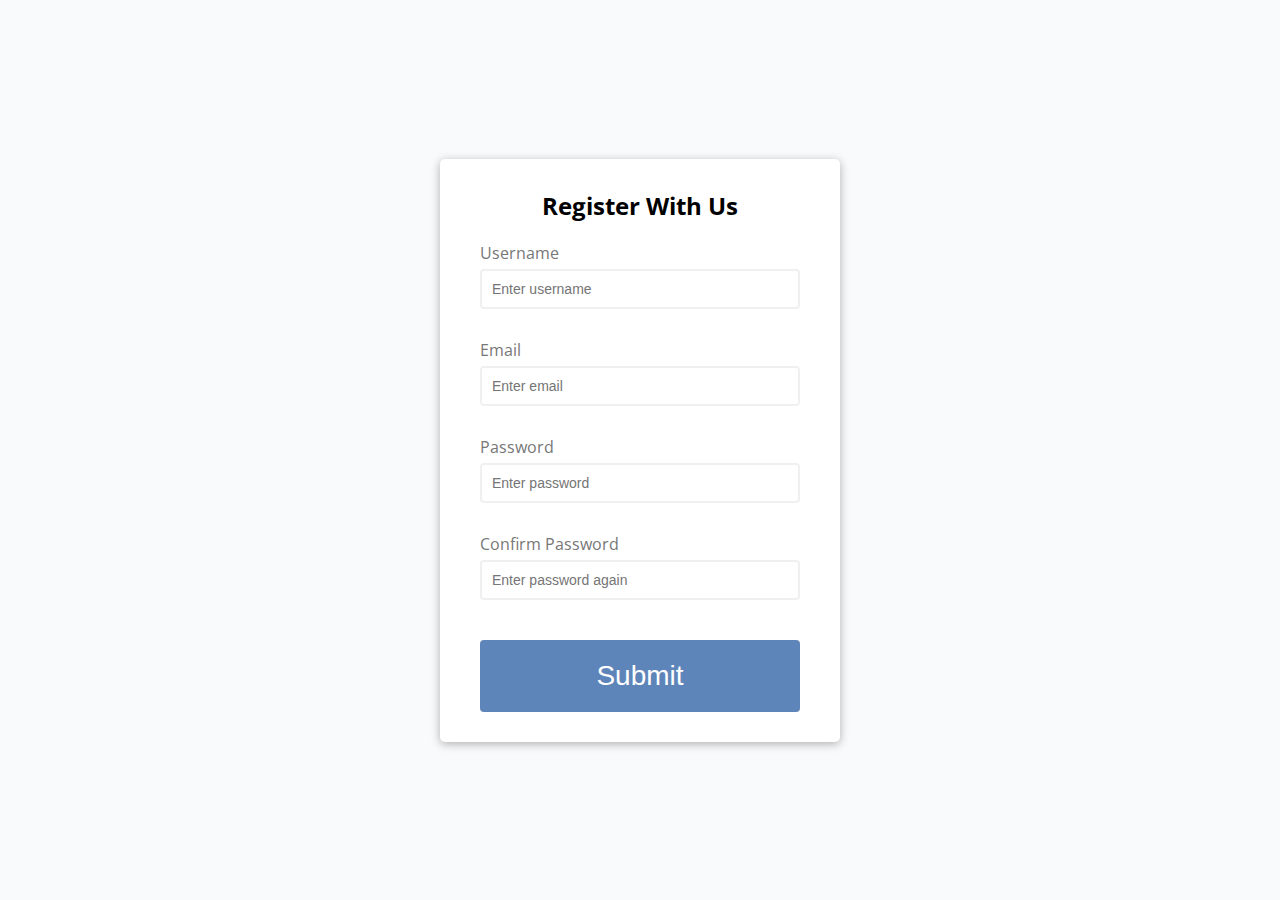
<file: 1-Form-Validator/index.html>
<!DOCTYPE html>
<html lang="en">
<head>
    <meta charset="UTF-8">
    <meta name="viewport" content="width=device-width, initial-scale=1.0">
    <title>Form Validator</title>
    <link rel="stylesheet" href="styles.css">
</head>
<body>
    <div class="container">
        <form id="form" class="form">
        <h2>Register With Us</h2>
        <div class="form-control">
            <label for="username">Username</label>
            <input type="text" id='username' placeholder="Enter username">
            <small>Error message</small>   
        </div>
        <div class="form-control">
            <label for="email">Email</label>
            <input type="text" id='email' placeholder="Enter email">
            <small>Error message</small>   
        </div>
        <div class="form-control">
            <label for="password">Password</label>
            <input type="password" id='password' placeholder="Enter password">
            <small>Error message</small>   
        </div>
        <div class="form-control">
            <label for="password2">Confirm Password</label>
            <input type="password" id='password2' placeholder="Enter password again">
            <small>Error message</small>   
        </div>
        <button id="button" type="submit">Submit</button>
        </form>
    </div>
    <script src="script.js">
    </script>
</body>
</body>
</html>
</file>
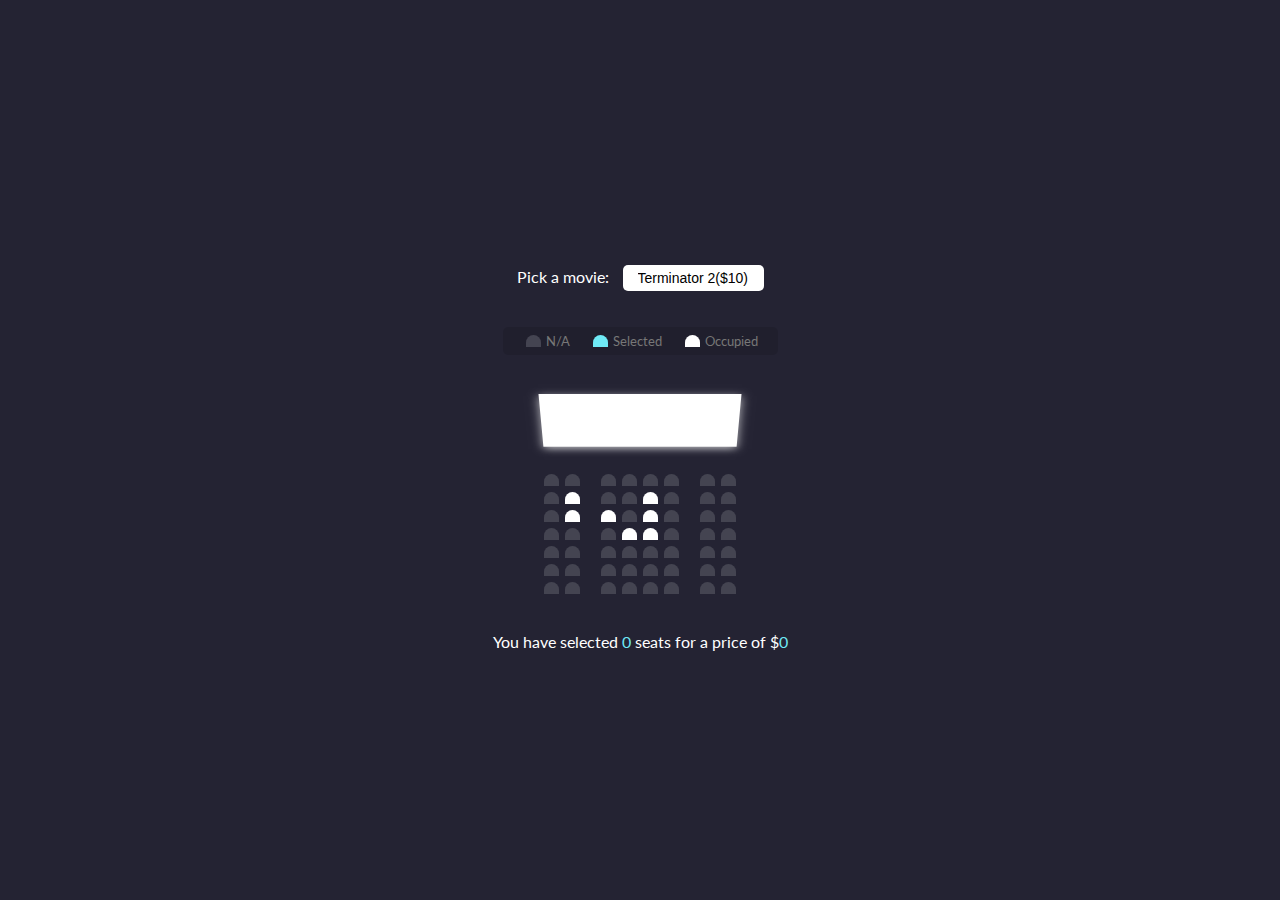
<file: 2-Movie-Seat-Booking/index.html>
<!DOCTYPE html>
<html lang="en">

<head>
    <meta charset="UTF-8">
    <meta name="viewport" content="width=device-width, initial-scale=1.0">
    <link rel="stylesheet" href="style.css">
    <title>Movie Seat Booking</title>
</head>

<body>
    <div class="movie-container">
        <label>Pick a movie:</label>
        <select id="movie">
            <option value="10">Terminator 2($10)</option>
            <option value="12">Toy Story ($12)</option>
            <option value="8">Aliens ($8)</option>
            <option value="9">Spider-man ($9)</option>
        </select>
    </div>

    <ul class="showcase">
        <li>
            <div class="seat"></div>
            <small>N/A</small>
        </li>
        <li>
            <div class="seat selected"></div>
            <small>Selected</small>
        </li>
        <li>
            <div class="seat occupied"></div>
            <small>Occupied</small>
        </li>
    </ul>

    <div class="container">
        <div class="screen"></div>

        <div class="row">
            <div class="seat"></div>
            <div class="seat"></div>
            <div class="seat"></div>
            <div class="seat"></div>
            <div class="seat"></div>
            <div class="seat"></div>
            <div class="seat"></div>
            <div class="seat"></div>
        </div>
        <div class="row">
            <div class="seat"></div>
            <div class="seat occupied"></div>
            <div class="seat"></div>
            <div class="seat"></div>
            <div class="seat occupied"></div>
            <div class="seat"></div>
            <div class="seat"></div>
            <div class="seat"></div>
        </div>
        <div class="row">
            <div class="seat"></div>
            <div class="seat occupied"></div>
            <div class="seat occupied"></div>
            <div class="seat"></div>
            <div class="seat occupied"></div>
            <div class="seat"></div>
            <div class="seat"></div>
            <div class="seat"></div>
        </div>
        <div class="row">
            <div class="seat"></div>
            <div class="seat"></div>
            <div class="seat"></div>
            <div class="seat occupied"></div>
            <div class="seat occupied"></div>
            <div class="seat"></div>
            <div class="seat"></div>
            <div class="seat"></div>
        </div>
        <div class="row">
            <div class="seat"></div>
            <div class="seat"></div>
            <div class="seat"></div>
            <div class="seat"></div>
            <div class="seat"></div>
            <div class="seat"></div>
            <div class="seat"></div>
            <div class="seat"></div>
        </div>
        <div class="row">
            <div class="seat"></div>
            <div class="seat"></div>
            <div class="seat"></div>
            <div class="seat"></div>
            <div class="seat"></div>
            <div class="seat"></div>
            <div class="seat"></div>
            <div class="seat"></div>
        </div>
        <div class="row">
            <div class="seat"></div>
            <div class="seat"></div>
            <div class="seat"></div>
            <div class="seat"></div>
            <div class="seat"></div>
            <div class="seat"></div>
            <div class="seat"></div>
            <div class="seat"></div>
        </div>
    </div>
    </div>

    <p class="text">
        You have selected <span id='count'>0</span> seats for a price of $<span id='total'>0</span>
    </p>

    <script src='script.js'></script>
</body>

</html>
</file>
<file: 1-Form-Validator/styles.css>
@import url('https://fonts.googleapis.com/css?family=Open+Sans&display=swap');

:root{
    --success-color:#2ecc71;
    --error-color:#e74c3c;
}

* {
    box-sizing: border-box;
}

body{
    background-color: #f9fafb;
    font-family: 'Open Sans', sans-serif;
    display: flex;
    align-items: center;
    justify-content: center;
    min-height: 100vh;
    margin: 0;
}

.container{
    background-color: #fff;
    border-radius: 5px;
    box-shadow: 0 2px 10px rgba(0, 0, 0, 0.3);
    width: 400px;
}

h2{
    text-align: center;
    margin: 0 0 20px;
}

.form{
    padding: 30px 40px;
}

.form-control{
    margin-bottom: 10px;
    padding-bottom: 20px;
    position: relative;
}

.form-control label{
    color: #777;
    display: block;
    margin-bottom: 5px;
}

.form-control input{
    border: 2px solid #f0f0f0;
    border-radius: 4px;
    display: block;
    width: 100%;
    padding: 10px;
    font-size: 14px;
}

.form-control input:focus{
    outline: 0;
    border-color: #777;
}

.form-control.success input{
    border-color: var(--success-color);
}

.form-control.error input{
    border-color: var(--error-color);
}

.form-control small{
color:  var(--error-color);
position: absolute;
bottom: 0;
left: 0;
visibility: hidden;
}

.form-control.error small{
    visibility: visible;
}

.form button{
    cursor: pointer;
    background-color: #3498db;
    border: 2px solid #3498db;
    border-radius: 4px;
    color: #fff;
    display: block;
    font-size: 16px;
    padding: 10px;
    margin-top: 20px;
    width: 100%;
}

#button {
    position: relative;
    background-color: rgba(54, 103, 167, 0.8);
    border: none;
    font-size: 28px;
    color: #FFFFFF;
    padding: 20px;
    text-align: center;
    -webkit-transition-duration: 0.4s; /* Safari */
    transition-duration: 0.4s;
    text-decoration: none;
    overflow: hidden;
    cursor: pointer;
  }

  #button:hover{
    background-color: rgba(54, 103, 167, 1);
  }

#button:after {
    content: "";
    background: #90EE90;
    display: block;
    position: absolute;
    padding-top: 300%;
    padding-left: 350%;
    margin-left: -20px!important;
    margin-top: -120%;
    opacity: 0;
    transition: all 0.8s
  }
  
  #button:active:after {
    padding: 0;
    margin: 0;
    opacity: 1;
    transition: 0s
  }
</file>
<file: 2-Movie-Seat-Booking/style.css>
@import url('https://fonts.googleapis.com/css?family=Lato&display=swap');

* {
    box-sizing: border-box;
}

body {
    background-color: #242333;
    color: #fff;
    display: flex;
    flex-direction: column;
    align-items: center;
    justify-content: center;
    height: 100vh;
    font-family: 'Lato', sans-serif;
    margin: 0;
}

.movie-container {
    margin: 20px 0;

}

.movie-container select {
    background-color: #fff;
    border: 0;
    border-radius: 5px;
    font-size: 14px;
    margin-left: 10px;
    padding: 5px 15px 5px 15px;
    -moz-appearance: none;
    -webkit-appearance: none;
    appearance: none;
}

.container {
    perspective: 1000px;
    margin-bottom: 30px;
}

.seat {
    background-color: #444451;
    height: 12px;
    width: 15px;
    margin: 3px;
    border-top-left-radius: 10px;
    border-top-right-radius: 10px;
}

.seat.selected {
    background-color: #6feaf6;
}

.seat.occupied {
    background-color: #fff;
}

.seat:nth-of-type(2) {
    margin-right: 18px;
}

.seat:nth-last-of-type(2) {
    margin-left: 18px;
}

.seat:not(.occupied):hover {
    cursor: pointer;
    transform: scale(1.2);
}

.showcase .seat:not(.occupied):hover {
    cursor: default;
    transform: scale(1);
}

.showcase {
    background: rgba(0, 0, 0, 0.1);
    padding: 5px 10px;
    border-radius: 5px;
    color: #777;
    list-style-type: none;
    display: flex;
    justify-content: space-around;
}

.showcase li {
    display: flex;
    align-items: center;
    justify-content: center;
    margin: 0 10px;
}

.showcase li small {
    margin-left: 2px;
}

.screen {
    background-color: #fff;
    height: 70px;
    width: 100%;
    margin: 15px 0;
    transform: rotateX(-45deg);
    box-shadow: 0 3px 10px rgba(255, 255, 255, 0.7);
}

.row {
    display: flex;
}

p.text {
    margin: 5px 0;
}

p.text span {
    color: #6feaf6
}
</file>
